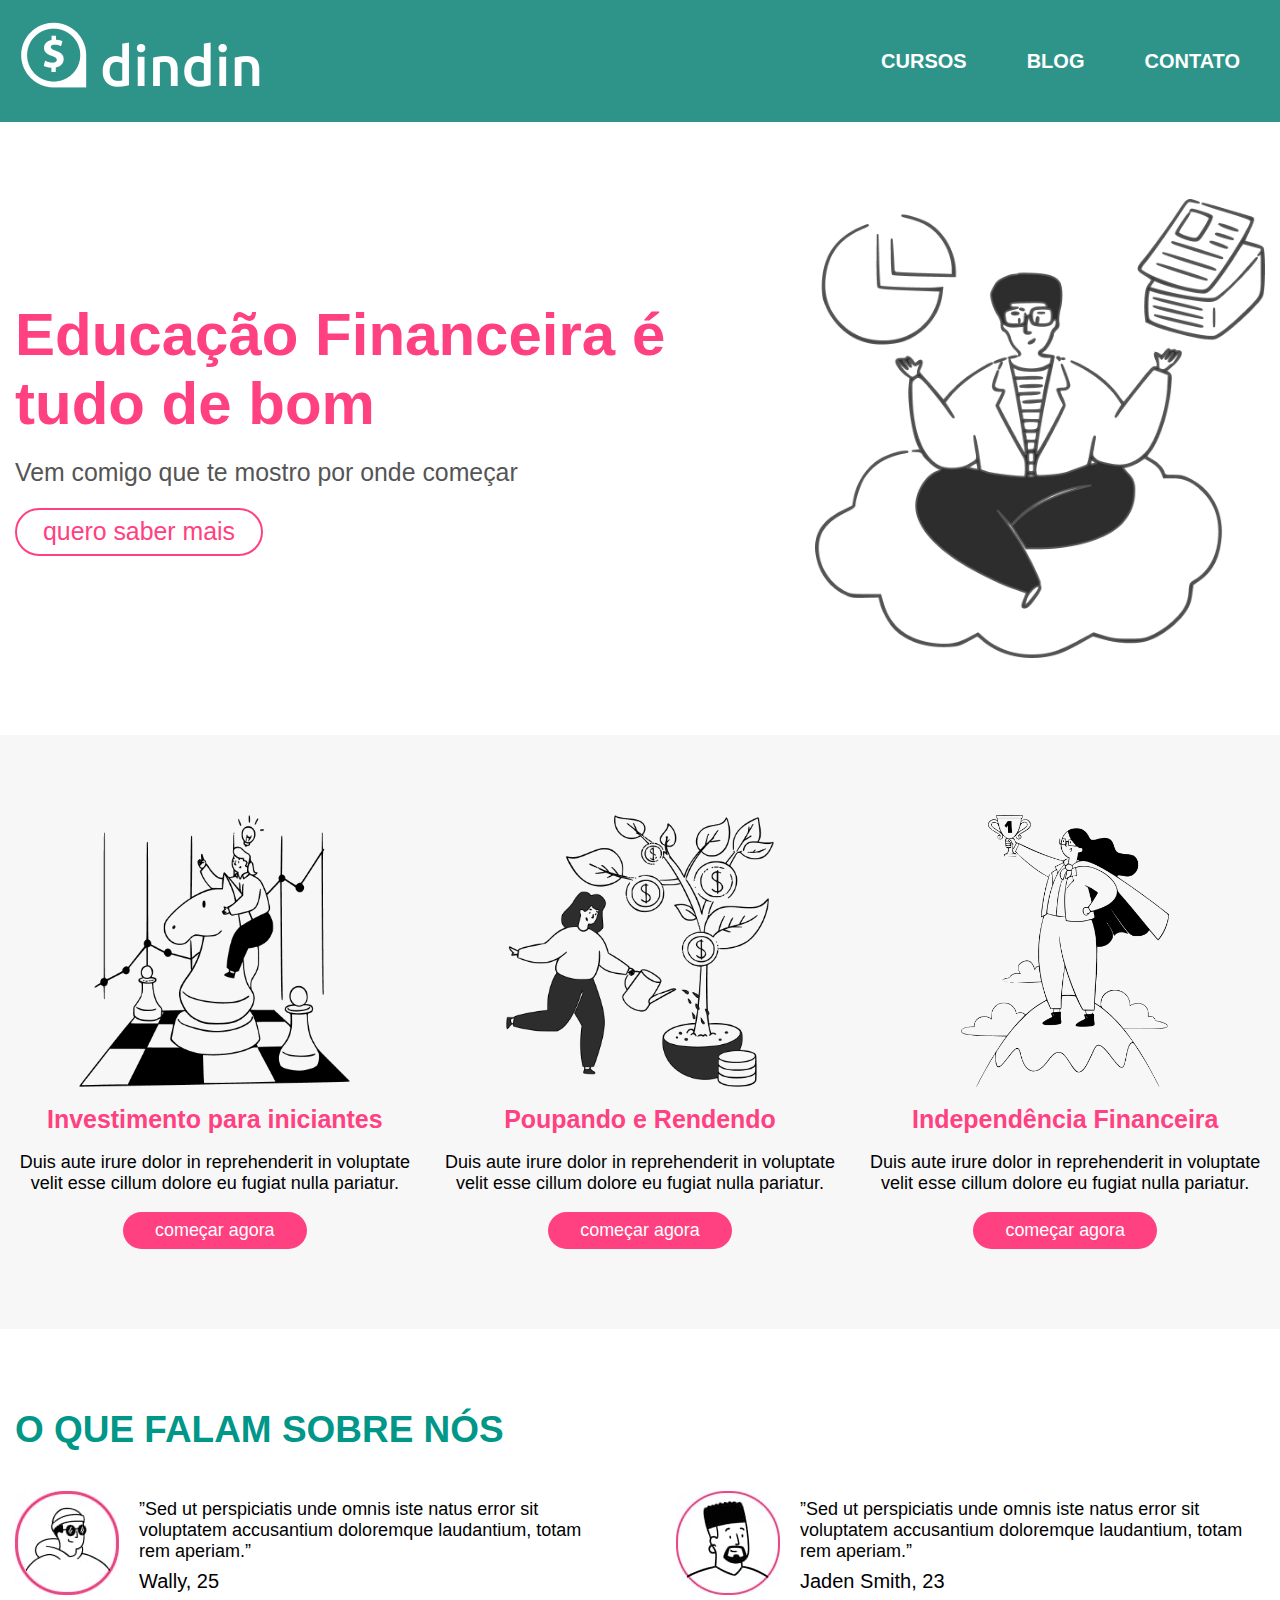
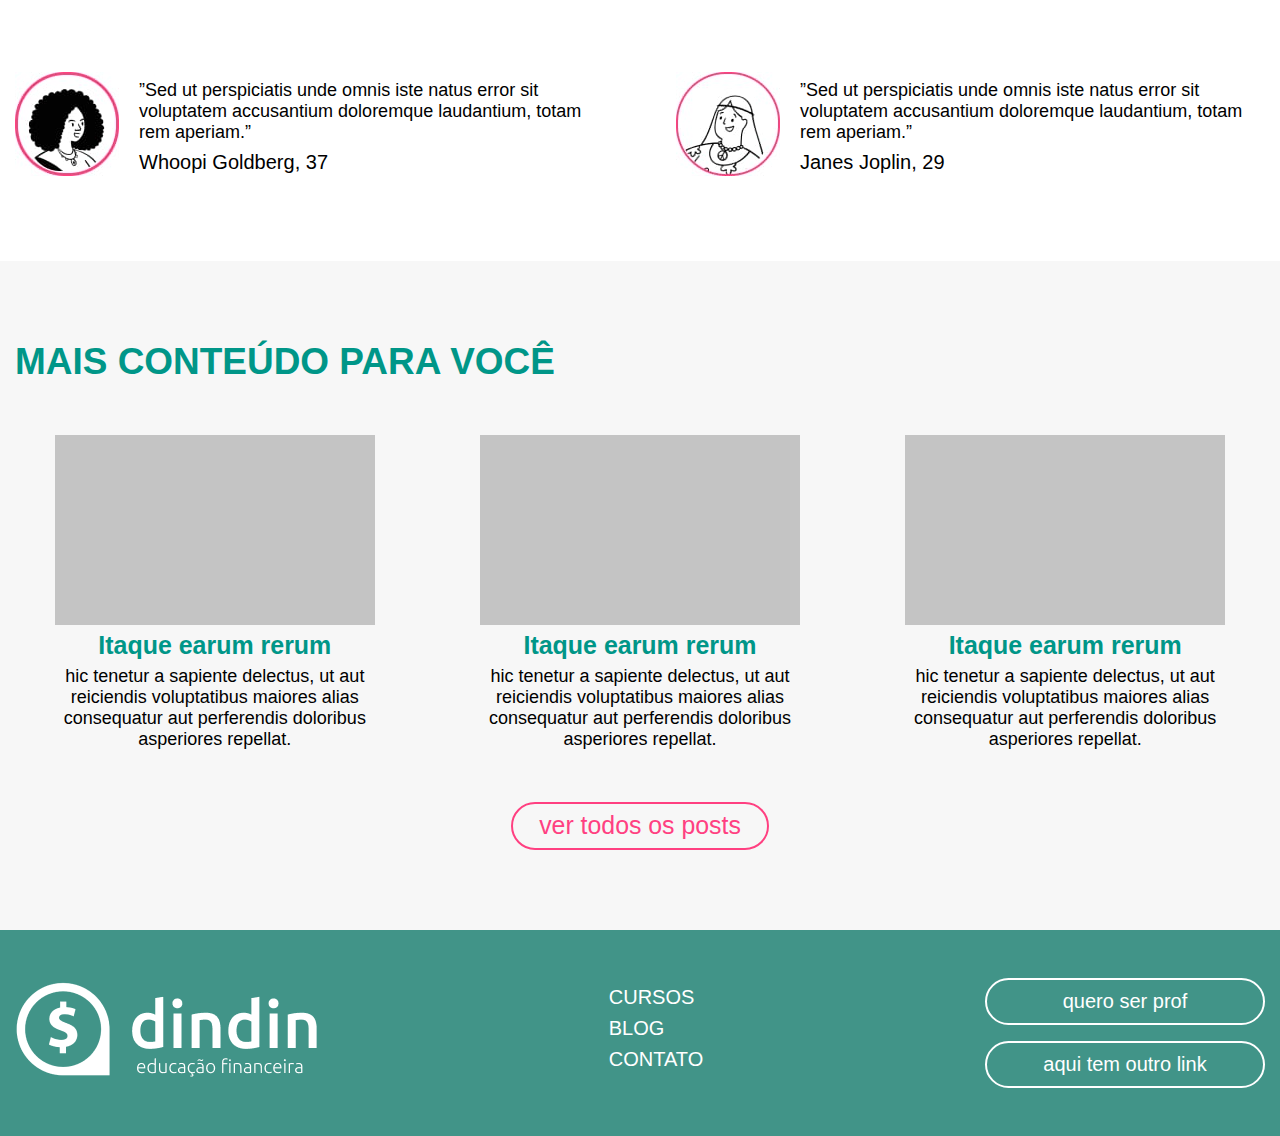
<file: index.html>
<!DOCTYPE html>
<html lang="en">
	<head>
		<meta charset="UTF-8" />
		<meta http-equiv="X-UA-Compatible" content="IE=edge" />
		<meta name="viewport" content="width=device-width, initial-scale=1.0" />
		<title>DinDin - Educação Financeira</title>
		<link rel="stylesheet" href="./css/style.css" />
		<link rel="stylesheet" href="./css/home.css" />
	</head>
	<body>
		<header>
			<nav class="navbar wrapper">
				<a href="index.html">
					<div class="logo"><img src="./images/logo.png" alt="Logo DinDin" /></div>
				</a>
				<ul class="nav-links">
					<input type="checkbox" id="checkbox_toggle" />
					<label for="checkbox_toggle" class="hamburger">&#9776;</label>
					<label for="checkbox_toggle" class="xIcon">&#10005;</label>

					<div class="menu">
						<li><a href="cursos.html">CURSOS</a></li>
						<li><a href="blog.html">BLOG</a></li>
						<li><a href="contato.html">CONTATO</a></li>
					</div>
				</ul>
			</nav>
		</header>
		<section class="mainBanner wrapper">
			<div class="textBanner">
				<h1>Educação Financeira é tudo de bom</h1>
				<p>Vem comigo que te mostro por onde começar</p>
				<a href="cursos.html">
					<div class="buttonBanner">quero saber mais</div>
				</a>
			</div>
			<img src="./images/01_ilustra-banner.jpg" alt="Cursos DinDin" />
		</section>

		<section class="homeCursos">
			<main class="cards wrapper">
				<div class="card">
					<img src="./images/00_chess.png" alt="Investimento para iniciantes" />
					<h4>Investimento para iniciantes</h4>
					<p>
						Duis aute irure dolor in reprehenderit in voluptate velit esse cillum dolore eu fugiat nulla
						pariatur.
					</p>
					<a href="investimento.html">
						<div class="buttonCards">começar agora</div>
					</a>
				</div>
				<div class="card">
					<img src="./images/00_moneyTree.png" alt="Poupando e Rendendo" />
					<h4>Poupando e Rendendo</h4>
					<p>
						Duis aute irure dolor in reprehenderit in voluptate velit esse cillum dolore eu fugiat nulla
						pariatur.
					</p>
					<a href="investimento.html">
						<div class="buttonCards">começar agora</div>
					</a>
				</div>
				<div class="card">
					<img src="./images/00_champion.png" alt="Independência Financeira" />
					<h4>Independência Financeira</h4>
					<p>
						Duis aute irure dolor in reprehenderit in voluptate velit esse cillum dolore eu fugiat nulla
						pariatur.
					</p>
					<a href="investimento.html">
						<div class="buttonCards">começar agora</div>
					</a>
				</div>
			</main>
		</section>

		<section class="wrapper aboutUs">
			<h2>O QUE FALAM SOBRE NÓS</h2>
			<div class="allCards">
				<div class="cardAboutUs">
					<div class="person"><img src="./images/01_circle1.jpg" alt="Wally, 25" /></div>
					<div class="textAboutUs">
						<p>
							”Sed ut perspiciatis unde omnis iste natus error sit voluptatem accusantium doloremque
							laudantium, totam rem aperiam.”
						</p>
						<h5 class="textPerson">Wally, 25</h5>
					</div>
				</div>
				<div class="cardAboutUs">
					<div class="person"><img src="./images/01_circle2.jpg" alt="Jaden Smith, 23" /></div>
					<div class="textAboutUs">
						<p>
							”Sed ut perspiciatis unde omnis iste natus error sit voluptatem accusantium doloremque
							laudantium, totam rem aperiam.”
						</p>
						<h5 class="textPerson">Jaden Smith, 23</h5>
					</div>
				</div>
				<div class="cardAboutUs">
					<div class="person"><img src="./images/01_circle3.jpg" alt="Whoopi Goldberg, 37" /></div>
					<div class="textAboutUs">
						<p>
							”Sed ut perspiciatis unde omnis iste natus error sit voluptatem accusantium doloremque
							laudantium, totam rem aperiam.”
						</p>
						<h5 class="textPerson">Whoopi Goldberg, 37</h5>
					</div>
				</div>
				<div class="cardAboutUs">
					<div class="person"><img src="./images/01_circle4.jpg" alt="Janes Joplin, 29" /></div>
					<div class="textAboutUs">
						<p>
							”Sed ut perspiciatis unde omnis iste natus error sit voluptatem accusantium doloremque
							laudantium, totam rem aperiam.”
						</p>
						<h5 class="textPerson">Janes Joplin, 29</h5>
					</div>
				</div>
			</div>
		</section>

		<section class="homeCursos">
			<h2 class="wrapper moreContent">MAIS CONTEÚDO PARA VOCÊ</h2>

			<div class="cards wrapper">
				<div class="content">
					<div class="image"></div>
					<h4>Itaque earum rerum</h4>
					<p>
						hic tenetur a sapiente delectus, ut aut reiciendis voluptatibus maiores alias consequatur aut
						perferendis doloribus asperiores repellat.
					</p>
				</div>
				<div class="content">
					<div class="image"></div>
					<h4>Itaque earum rerum</h4>
					<p>
						hic tenetur a sapiente delectus, ut aut reiciendis voluptatibus maiores alias consequatur aut
						perferendis doloribus asperiores repellat.
					</p>
				</div>
				<div class="content">
					<div class="image"></div>
					<h4>Itaque earum rerum</h4>
					<p>
						hic tenetur a sapiente delectus, ut aut reiciendis voluptatibus maiores alias consequatur aut
						perferendis doloribus asperiores repellat.
					</p>
				</div>
			</div>
			<div class="buttonAreaPost">
				<a href="blog.html">
					<div class="buttonPosts">ver todos os posts</div>
				</a>
			</div>
		</section>

		<footer>
			<div class="bottomBar wrapper">
				<div class="logo"><img src="./images/logov2.png" alt="Logo Educação Financeira" /></div>
				<div class="menuBottom">
					<ul>
						<li><a href="cursos.html">CURSOS</a></li>
						<li><a href="blog.html">BLOG</a></li>
						<li><a href="contato.html">CONTATO</a></li>
					</ul>
				</div>
				<div class="buttomSpace">
					<div class="buttonBottom">quero ser prof</div>
					<div class="buttonBottom">aqui tem outro link</div>
				</div>
			</div>
		</footer>
	</body>
</html>
</file>
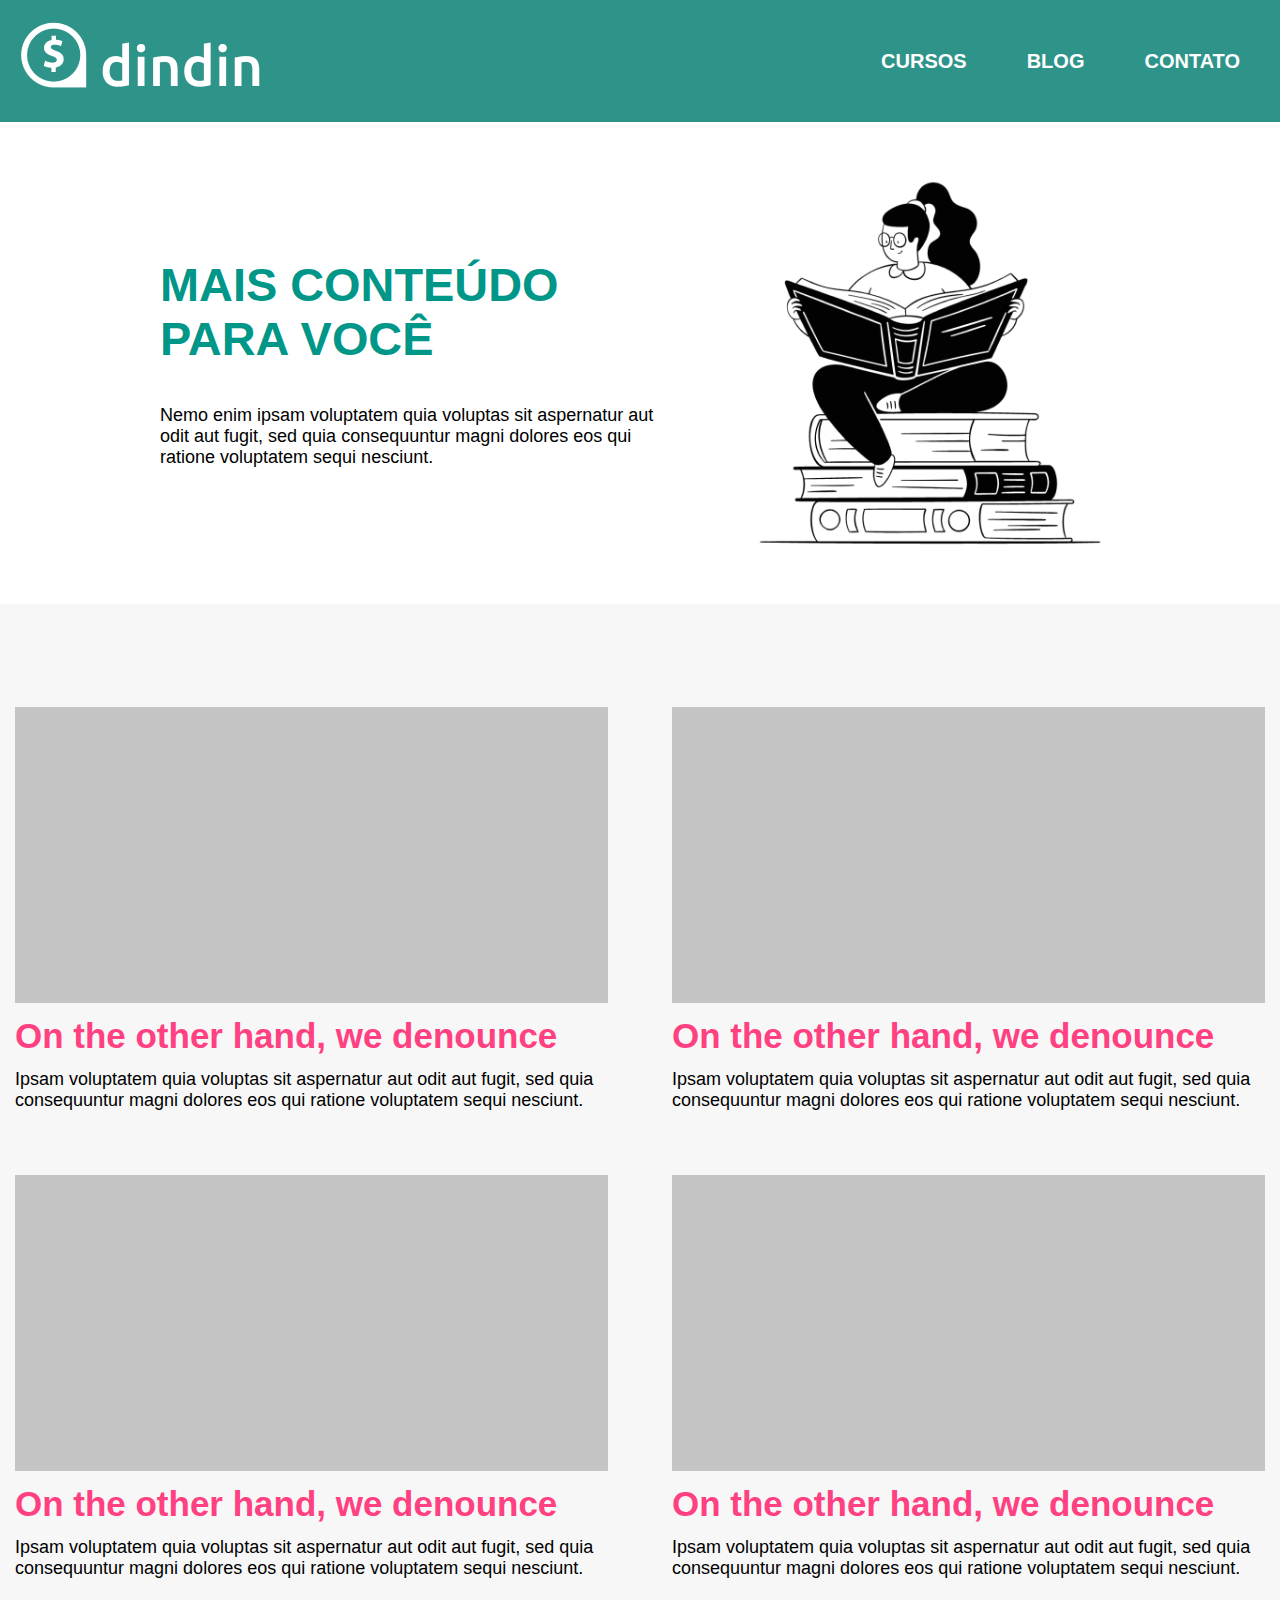
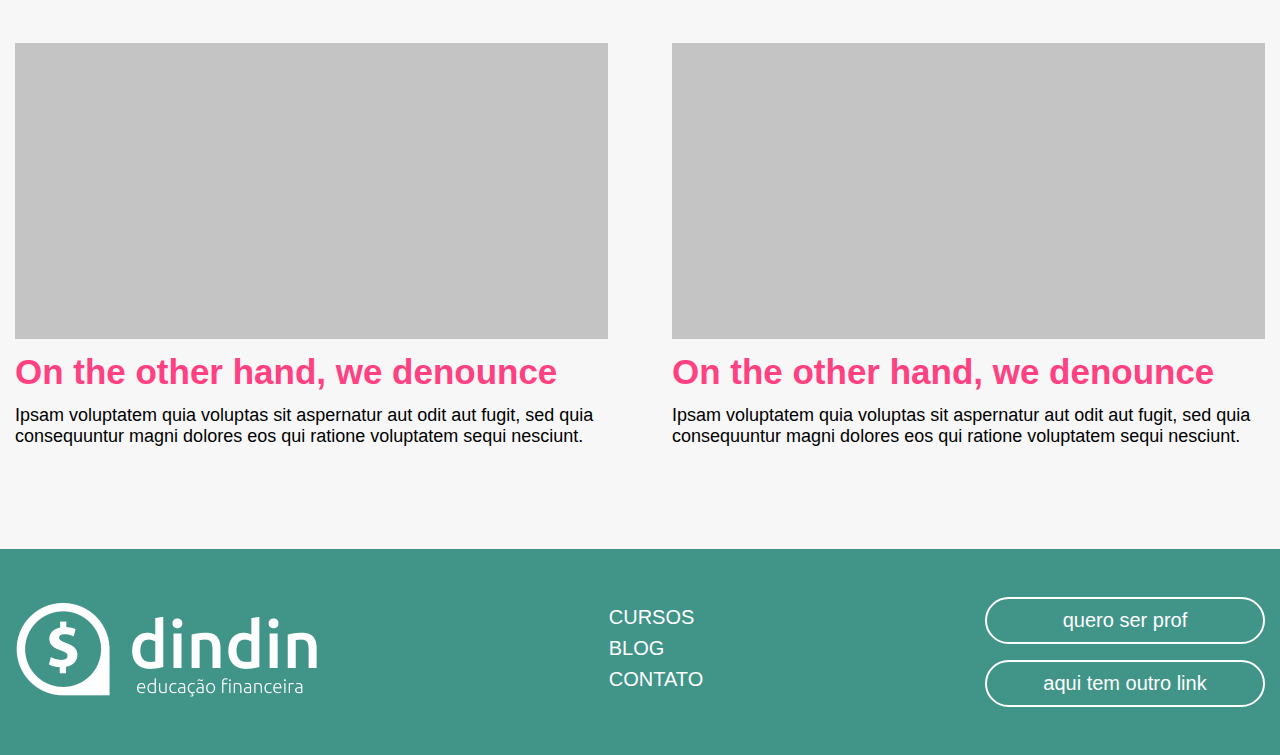
<file: blog.html>
<!DOCTYPE html>
<html lang="en">
	<head>
		<meta charset="UTF-8" />
		<meta http-equiv="X-UA-Compatible" content="IE=edge" />
		<meta name="viewport" content="width=device-width, initial-scale=1.0" />
		<title>Investimento para iniciantes - DinDin - Educação Financeira</title>
		<link rel="stylesheet" href="./css/style.css" />
		<link rel="stylesheet" href="./css/curso.css" />
	</head>
	<body>
		<header>
			<nav class="navbar wrapper">
				<a href="index.html">
					<div class="logo"><img src="./images/logo.png" alt="Logo DinDin" /></div>
				</a>
				<ul class="nav-links">
					<input type="checkbox" id="checkbox_toggle" />
					<label for="checkbox_toggle" class="hamburger">&#9776;</label>
					<label for="checkbox_toggle" class="xIcon">&#10005;</label>

					<div class="menu">
						<li><a href="cursos.html">CURSOS</a></li>
						<li><a href="blog.html">BLOG</a></li>
						<li><a href="contato.html">CONTATO</a></li>
					</div>
				</ul>
			</nav>
		</header>

		<section class="wrapper">
			<div class="lineCursos blog">
				<div class="lineTextCursos">
					<h1 class="blogPageTitle">MAIS CONTEÚDO PARA VOCÊ</h1>
					<p>
						Nemo enim ipsam voluptatem quia voluptas sit aspernatur aut odit aut fugit, sed quia
						consequuntur magni dolores eos qui ratione voluptatem sequi nesciunt.
					</p>
				</div>
				<img src="./images/03_blog.jpeg" alt="Investimento para iniciantes" />
			</div>
		</section>

		<section class="grey">
			<div class="blogList wrapper">
				<a href="blogpost.html">
					<article class="blogArticles">
						<img src="./images/blogPost.jpeg" alt="Blog Image" />
						<h3 class="blogTitle">On the other hand, we denounce</h3>
						<p class="blogText">
							Ipsam voluptatem quia voluptas sit aspernatur aut odit aut fugit, sed quia consequuntur
							magni dolores eos qui ratione voluptatem sequi nesciunt.
						</p>
					</article>
				</a>

				<a href="blogpost.html">
					<article class="blogArticles">
						<img src="./images/blogPost.jpeg" alt="Blog Image" />
						<h3 class="blogTitle">On the other hand, we denounce</h3>
						<p class="blogText">
							Ipsam voluptatem quia voluptas sit aspernatur aut odit aut fugit, sed quia consequuntur
							magni dolores eos qui ratione voluptatem sequi nesciunt.
						</p>
					</article>
				</a>

				<a href="blogpost.html">
					<article class="blogArticles">
						<img src="./images/blogPost.jpeg" alt="Blog Image" />
						<h3 class="blogTitle">On the other hand, we denounce</h3>
						<p class="blogText">
							Ipsam voluptatem quia voluptas sit aspernatur aut odit aut fugit, sed quia consequuntur
							magni dolores eos qui ratione voluptatem sequi nesciunt.
						</p>
					</article>
				</a>

				<a href="blogpost.html">
					<article class="blogArticles">
						<img src="./images/blogPost.jpeg" alt="Blog Image" />
						<h3 class="blogTitle">On the other hand, we denounce</h3>
						<p class="blogText">
							Ipsam voluptatem quia voluptas sit aspernatur aut odit aut fugit, sed quia consequuntur
							magni dolores eos qui ratione voluptatem sequi nesciunt.
						</p>
					</article>
				</a>
				<a href="blogpost.html">
					<article class="blogArticles">
						<img src="./images/blogPost.jpeg" alt="Blog Image" />
						<h3 class="blogTitle">On the other hand, we denounce</h3>
						<p class="blogText">
							Ipsam voluptatem quia voluptas sit aspernatur aut odit aut fugit, sed quia consequuntur
							magni dolores eos qui ratione voluptatem sequi nesciunt.
						</p>
					</article>
				</a>

				<a href="blogpost.html">
					<article class="blogArticles">
						<img src="./images/blogPost.jpeg" alt="Blog Image" />
						<h3 class="blogTitle">On the other hand, we denounce</h3>
						<p class="blogText">
							Ipsam voluptatem quia voluptas sit aspernatur aut odit aut fugit, sed quia consequuntur
							magni dolores eos qui ratione voluptatem sequi nesciunt.
						</p>
					</article>
				</a>
			</div>
		</section>

		<footer>
			<div class="bottomBar wrapper">
				<div class="logo"><img src="./images/logov2.png" alt="Logo Educação Financeira" /></div>
				<div class="menuBottom">
					<ul>
						<li><a href="cursos.html">CURSOS</a></li>
						<li><a href="blog.html">BLOG</a></li>
						<li><a href="contato.html">CONTATO</a></li>
					</ul>
				</div>
				<div class="buttomSpace">
					<div class="buttonBottom">quero ser prof</div>
					<div class="buttonBottom">aqui tem outro link</div>
				</div>
			</div>
		</footer>
	</body>
</html>
</file>
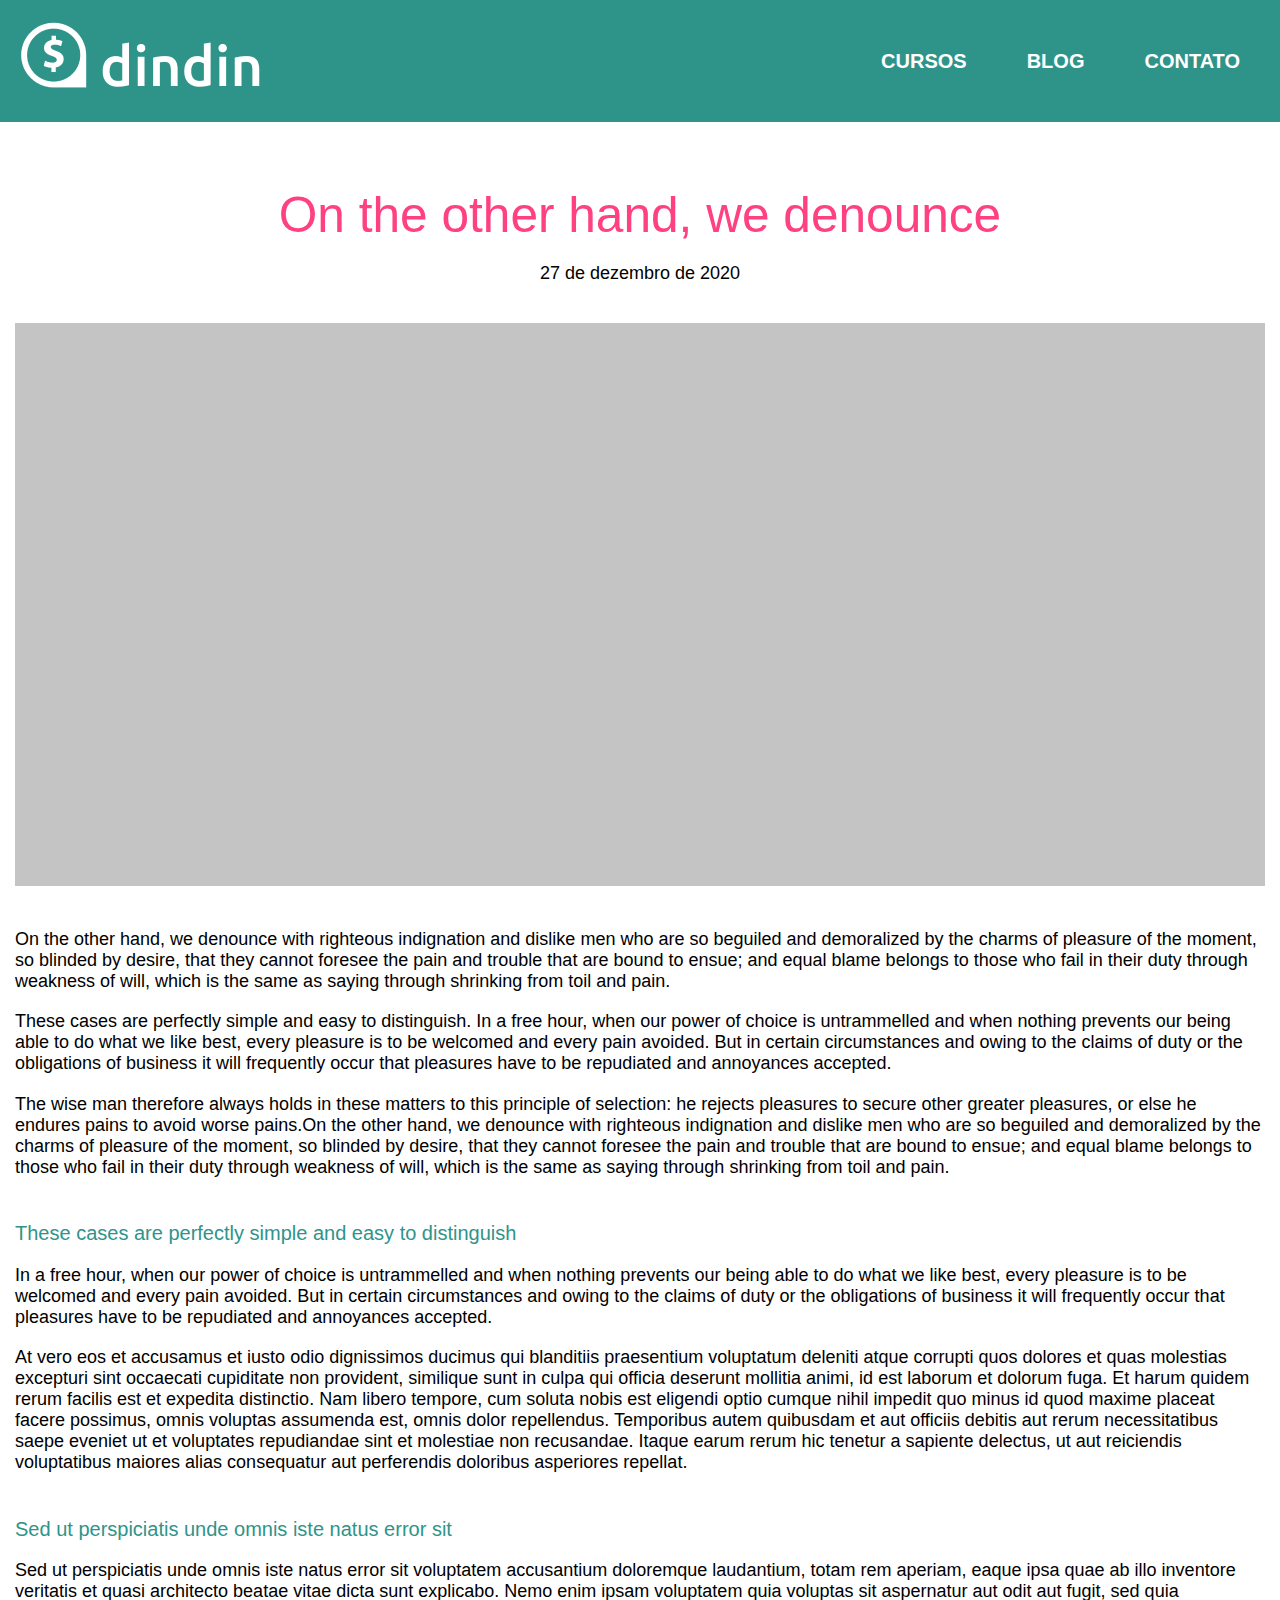
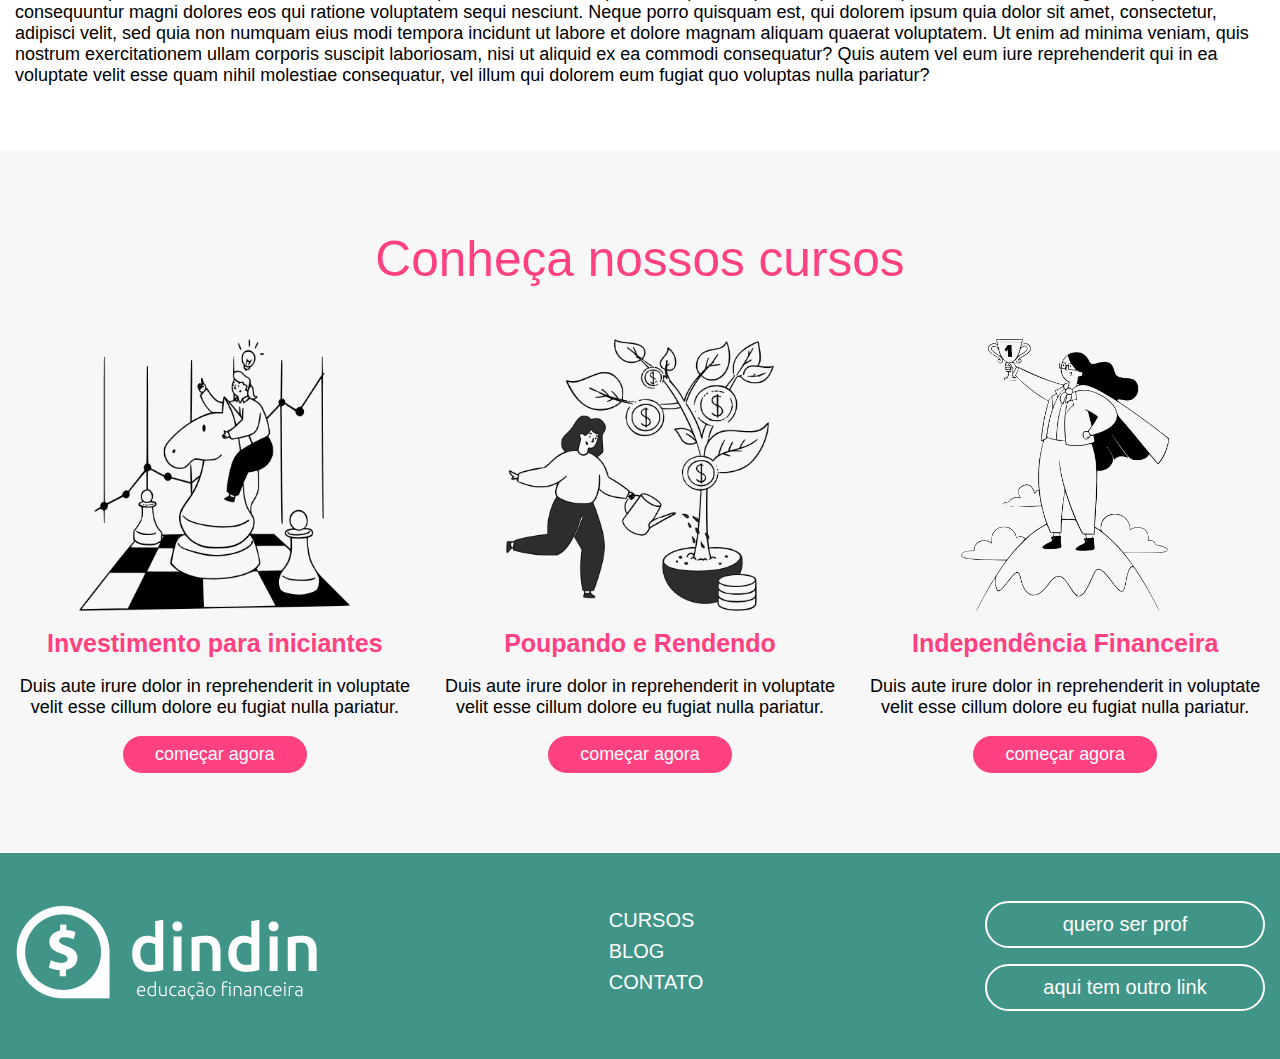
<file: blogpost.html>
<!DOCTYPE html>
<html lang="en">
	<head>
		<meta charset="UTF-8" />
		<meta http-equiv="X-UA-Compatible" content="IE=edge" />
		<meta name="viewport" content="width=device-width, initial-scale=1.0" />
		<title>DinDin - Educação Financeira</title>
		<link rel="stylesheet" href="./css/style.css" />
		<link rel="stylesheet" href="./css/home.css" />
	</head>
	<body>
		<header>
			<nav class="navbar wrapper">
				<a href="index.html">
					<div class="logo"><img src="./images/logo.png" alt="Logo DinDin" /></div>
				</a>
				<ul class="nav-links">
					<input type="checkbox" id="checkbox_toggle" />
					<label for="checkbox_toggle" class="hamburger">&#9776;</label>
					<label for="checkbox_toggle" class="xIcon">&#10005;</label>

					<div class="menu">
						<li><a href="cursos.html">CURSOS</a></li>
						<li><a href="blog.html">BLOG</a></li>
						<li><a href="contato.html">CONTATO</a></li>
					</div>
				</ul>
			</nav>
		</header>
		<section class="blogArticlePost wrapper">
			<h1 class="blogPostTitle1">On the other hand, we denounce</h1>
			<p class="blogDate">27 de dezembro de 2020</p>
			<div class="imageBlog"><img src="./images/blogImage.jpeg" alt="Blog Image" /></div>

			<p>
				On the other hand, we denounce with righteous indignation and dislike men who are so beguiled and
				demoralized by the charms of pleasure of the moment, so blinded by desire, that they cannot foresee the
				pain and trouble that are bound to ensue; and equal blame belongs to those who fail in their duty
				through weakness of will, which is the same as saying through shrinking from toil and pain.
			</p>
			<p>
				These cases are perfectly simple and easy to distinguish. In a free hour, when our power of choice is
				untrammelled and when nothing prevents our being able to do what we like best, every pleasure is to be
				welcomed and every pain avoided. But in certain circumstances and owing to the claims of duty or the
				obligations of business it will frequently occur that pleasures have to be repudiated and annoyances
				accepted.
			</p>
			<p>
				The wise man therefore always holds in these matters to this principle of selection: he rejects
				pleasures to secure other greater pleasures, or else he endures pains to avoid worse pains.On the other
				hand, we denounce with righteous indignation and dislike men who are so beguiled and demoralized by the
				charms of pleasure of the moment, so blinded by desire, that they cannot foresee the pain and trouble
				that are bound to ensue; and equal blame belongs to those who fail in their duty through weakness of
				will, which is the same as saying through shrinking from toil and pain.
			</p>

			<h5>These cases are perfectly simple and easy to distinguish</h5>
			<p>
				In a free hour, when our power of choice is untrammelled and when nothing prevents our being able to do
				what we like best, every pleasure is to be welcomed and every pain avoided. But in certain circumstances
				and owing to the claims of duty or the obligations of business it will frequently occur that pleasures
				have to be repudiated and annoyances accepted.
			</p>
			<p>
				At vero eos et accusamus et iusto odio dignissimos ducimus qui blanditiis praesentium voluptatum
				deleniti atque corrupti quos dolores et quas molestias excepturi sint occaecati cupiditate non
				provident, similique sunt in culpa qui officia deserunt mollitia animi, id est laborum et dolorum fuga.
				Et harum quidem rerum facilis est et expedita distinctio. Nam libero tempore, cum soluta nobis est
				eligendi optio cumque nihil impedit quo minus id quod maxime placeat facere possimus, omnis voluptas
				assumenda est, omnis dolor repellendus. Temporibus autem quibusdam et aut officiis debitis aut rerum
				necessitatibus saepe eveniet ut et voluptates repudiandae sint et molestiae non recusandae. Itaque earum
				rerum hic tenetur a sapiente delectus, ut aut reiciendis voluptatibus maiores alias consequatur aut
				perferendis doloribus asperiores repellat.
			</p>

			<h5>Sed ut perspiciatis unde omnis iste natus error sit</h5>
			<p>
				Sed ut perspiciatis unde omnis iste natus error sit voluptatem accusantium doloremque laudantium, totam
				rem aperiam, eaque ipsa quae ab illo inventore veritatis et quasi architecto beatae vitae dicta sunt
				explicabo. Nemo enim ipsam voluptatem quia voluptas sit aspernatur aut odit aut fugit, sed quia
				consequuntur magni dolores eos qui ratione voluptatem sequi nesciunt. Neque porro quisquam est, qui
				dolorem ipsum quia dolor sit amet, consectetur, adipisci velit, sed quia non numquam eius modi tempora
				incidunt ut labore et dolore magnam aliquam quaerat voluptatem. Ut enim ad minima veniam, quis nostrum
				exercitationem ullam corporis suscipit laboriosam, nisi ut aliquid ex ea commodi consequatur? Quis autem
				vel eum iure reprehenderit qui in ea voluptate velit esse quam nihil molestiae consequatur, vel illum
				qui dolorem eum fugiat quo voluptas nulla pariatur?
			</p>
		</section>

		<section class="homeCursos">
			<h3 class="blogPostTitle">Conheça nossos cursos</h3>
			<main class="cards wrapper">
				<div class="card">
					<img src="./images/00_chess.png" alt="Investimento para iniciantes" />
					<h4>Investimento para iniciantes</h4>
					<p>
						Duis aute irure dolor in reprehenderit in voluptate velit esse cillum dolore eu fugiat nulla
						pariatur.
					</p>
					<a href="investimento.html">
						<div class="buttonCards">começar agora</div>
					</a>
				</div>
				<div class="card">
					<img src="./images/00_moneyTree.png" alt="Poupando e Rendendo" />
					<h4>Poupando e Rendendo</h4>
					<p>
						Duis aute irure dolor in reprehenderit in voluptate velit esse cillum dolore eu fugiat nulla
						pariatur.
					</p>
					<a href="investimento.html">
						<div class="buttonCards">começar agora</div>
					</a>
				</div>
				<div class="card">
					<img src="./images/00_champion.png" alt="Independência Financeira" />
					<h4>Independência Financeira</h4>
					<p>
						Duis aute irure dolor in reprehenderit in voluptate velit esse cillum dolore eu fugiat nulla
						pariatur.
					</p>
					<a href="investimento.html">
						<div class="buttonCards">começar agora</div>
					</a>
				</div>
			</main>
		</section>

		<footer>
			<div class="bottomBar wrapper">
				<div class="logo"><img src="./images/logov2.png" alt="Logo Educação Financeira" /></div>
				<div class="menuBottom">
					<ul>
						<li><a href="cursos.html">CURSOS</a></li>
						<li><a href="blog.html">BLOG</a></li>
						<li><a href="contato.html">CONTATO</a></li>
					</ul>
				</div>
				<div class="buttomSpace">
					<div class="buttonBottom">quero ser prof</div>
					<div class="buttonBottom">aqui tem outro link</div>
				</div>
			</div>
		</footer>
	</body>
</html>
</file>
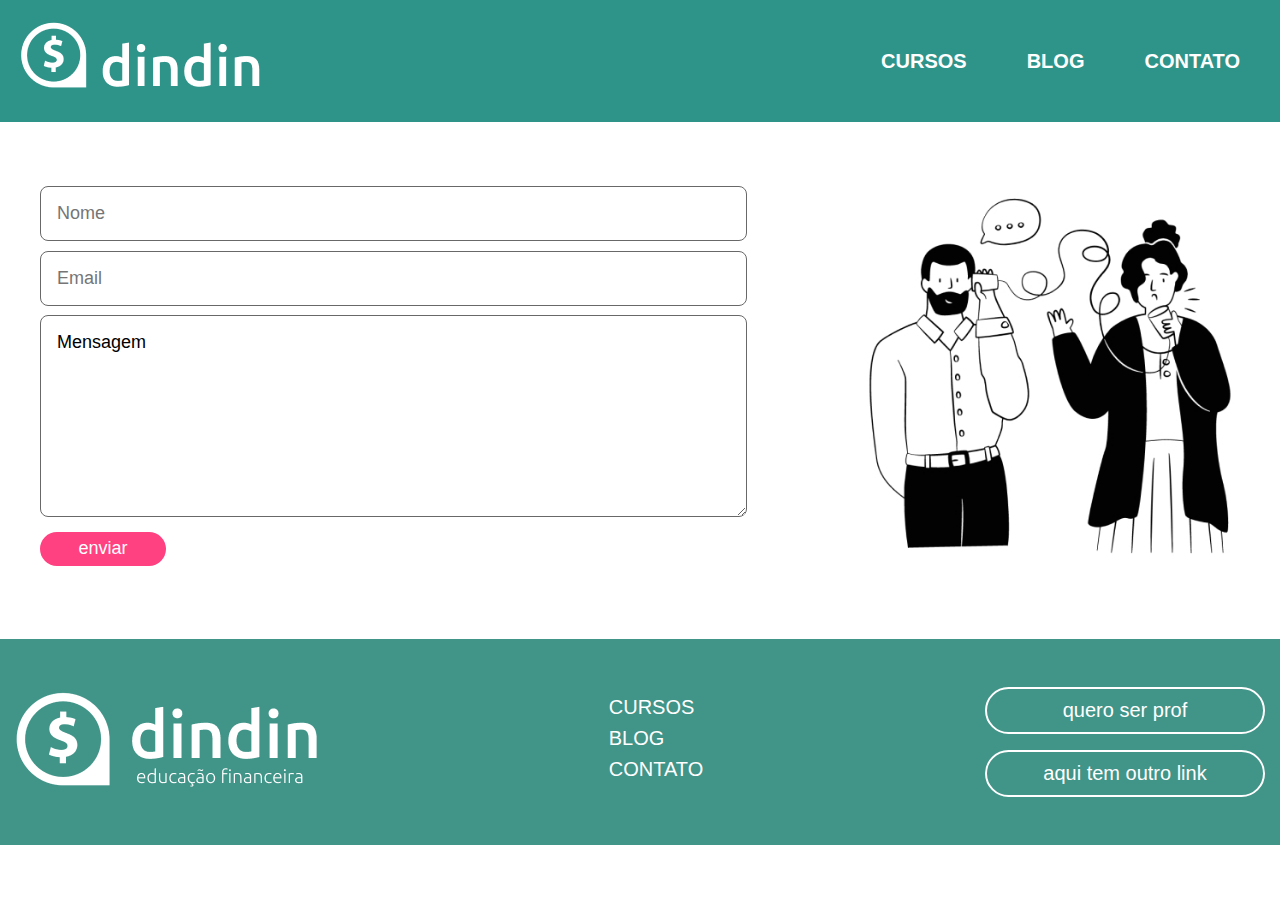
<file: contato.html>
<!DOCTYPE html>
<html lang="en">
	<head>
		<meta charset="UTF-8" />
		<meta http-equiv="X-UA-Compatible" content="IE=edge" />
		<meta name="viewport" content="width=device-width, initial-scale=1.0" />
		<title>Contato - DinDin - Educação Financeira</title>
		<link rel="stylesheet" href="./css/style.css" />
		<link rel="stylesheet" href="./css/curso.css" />
	</head>
	<body>
		<header>
			<nav class="navbar wrapper">
				<a href="index.html">
					<div class="logo"><img src="./images/logo.png" alt="Logo DinDin" /></div>
				</a>
				<ul class="nav-links">
					<input type="checkbox" id="checkbox_toggle" />
					<label for="checkbox_toggle" class="hamburger">&#9776;</label>
					<label for="checkbox_toggle" class="xIcon">&#10005;</label>

					<div class="menu">
						<li><a href="cursos.html">CURSOS</a></li>
						<li><a href="blog.html">BLOG</a></li>
						<li><a href="contato.html">CONTATO</a></li>
					</div>
				</ul>
			</nav>
		</header>

		<section class="wrapper">
			<div class="lineCursos cursoExplanation">
				<div>
					<form action="#" method="post">
						<input type="text" placeholder="Nome" name="Nome" />
						<input type="email" name="" id="email" placeholder="Email" />
						<textarea name="message" rows="8" form="usrform">Mensagem</textarea>
						<input type="submit" value="enviar" id="enviar" />
					</form>
				</div>
				<img src="./images/02_contact.jpeg" alt="Contato" />
			</div>
		</section>

		<footer>
			<div class="bottomBar wrapper">
				<div class="logo"><img src="./images/logov2.png" alt="Logo Educação Financeira" /></div>
				<div class="menuBottom">
					<ul>
						<li><a href="cursos.html">CURSOS</a></li>
						<li><a href="blog.html">BLOG</a></li>
						<li><a href="contato.html">CONTATO</a></li>
					</ul>
				</div>
				<div class="buttomSpace">
					<div class="buttonBottom">quero ser prof</div>
					<div class="buttonBottom">aqui tem outro link</div>
				</div>
			</div>
		</footer>
	</body>
</html>
</file>
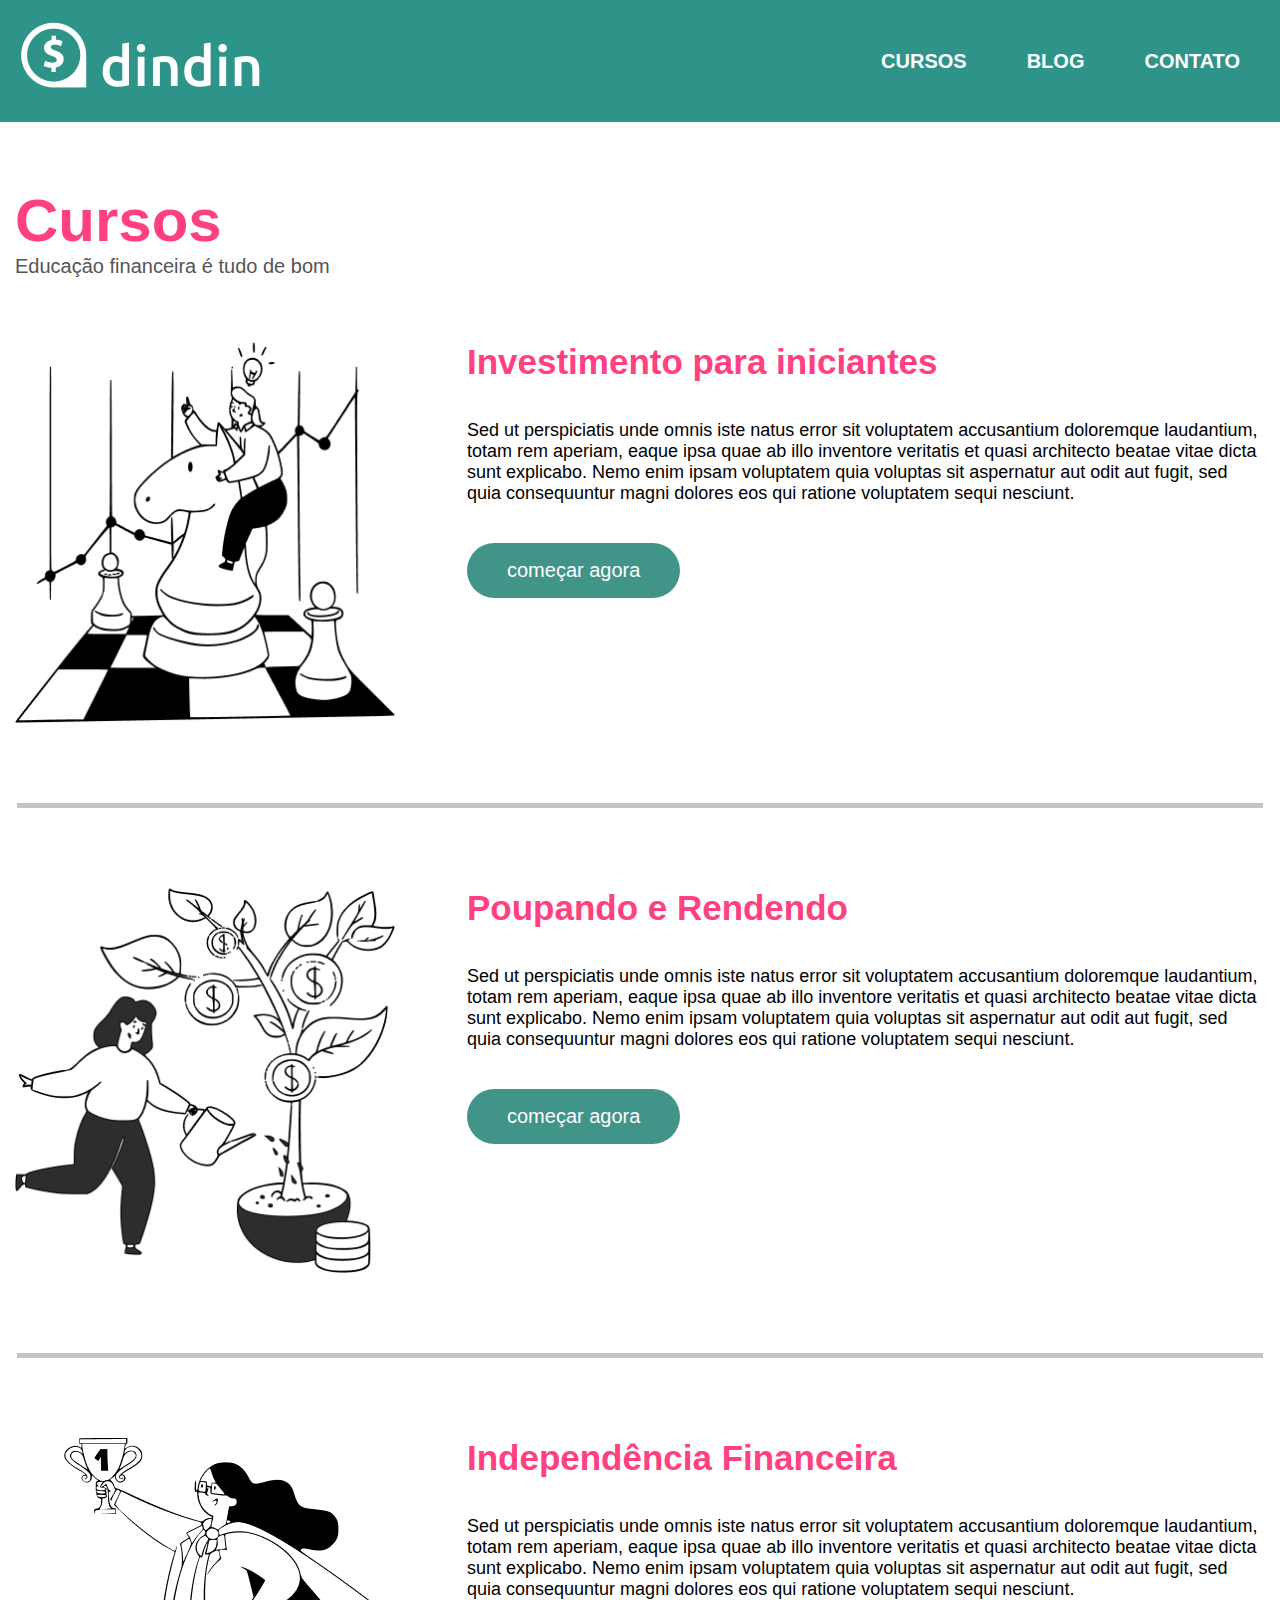
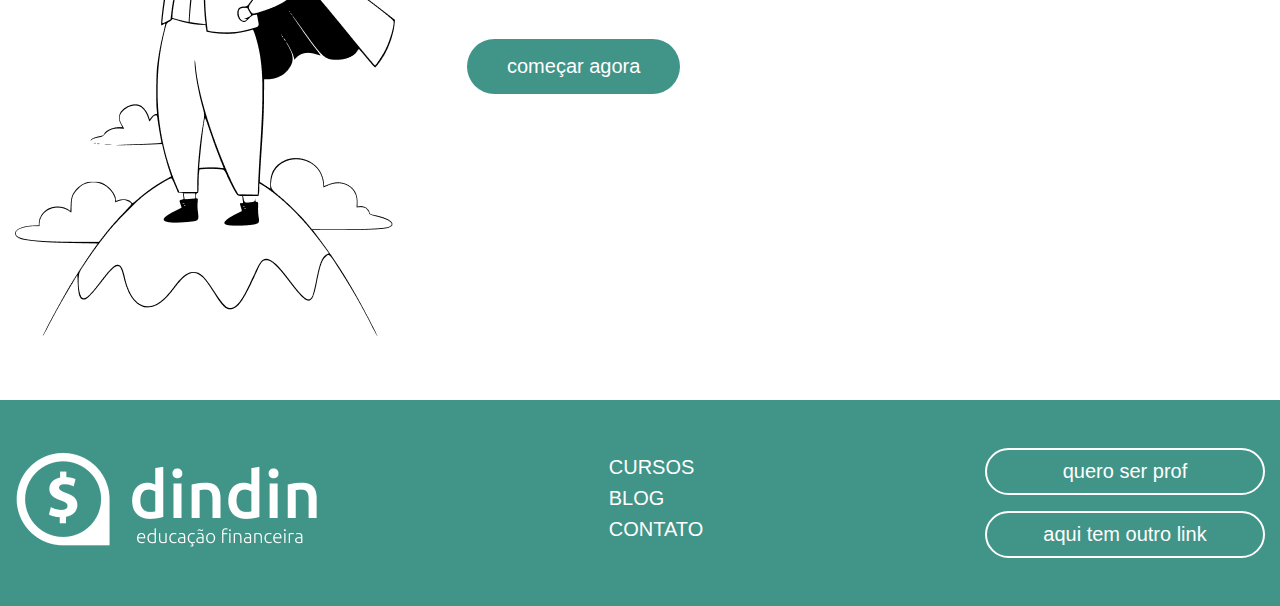
<file: cursos.html>
<!DOCTYPE html>
<html lang="en">
	<head>
		<meta charset="UTF-8" />
		<meta http-equiv="X-UA-Compatible" content="IE=edge" />
		<meta name="viewport" content="width=device-width, initial-scale=1.0" />
		<title>CURSOS - DinDin - Educação Financeira</title>
		<link rel="stylesheet" href="./css/style.css" />
		<link rel="stylesheet" href="./css/curso.css" />
	</head>
	<body>
		<header>
			<nav class="navbar wrapper">
				<a href="index.html">
					<div class="logo"><img src="./images/logo.png" alt="Logo DinDin" /></div>
				</a>
				<ul class="nav-links">
					<input type="checkbox" id="checkbox_toggle" />
					<label for="checkbox_toggle" class="hamburger">&#9776;</label>
					<label for="checkbox_toggle" class="xIcon">&#10005;</label>

					<div class="menu">
						<li><a href="cursos.html">CURSOS</a></li>
						<li><a href="blog.html">BLOG</a></li>
						<li><a href="contato.html">CONTATO</a></li>
					</div>
				</ul>
			</nav>
		</header>

		<section class="titleCursos wrapper">
			<h1>Cursos</h1>
			<h5 class="subheadline">Educação financeira é tudo de bom</h5>
		</section>

		<section class="wrapper">
			<article class="lineCursos">
				<img src="./images/00_chess.png" alt="Investimento para iniciantes" />
				<div class="lineTextCursos">
					<h3>Investimento para iniciantes</h3>
					<p>
						Sed ut perspiciatis unde omnis iste natus error sit voluptatem accusantium doloremque
						laudantium, totam rem aperiam, eaque ipsa quae ab illo inventore veritatis et quasi architecto
						beatae vitae dicta sunt explicabo. Nemo enim ipsam voluptatem quia voluptas sit aspernatur aut
						odit aut fugit, sed quia consequuntur magni dolores eos qui ratione voluptatem sequi nesciunt.
					</p>
					<a href="investimento.html">
						<div class="lineButtomCursos"><h5>começar agora</h5></div>
					</a>
				</div>
			</article>
		</section>
		<div class="line wrapper"></div>

		<section class="wrapper">
			<article class="lineCursos">
				<img src="./images/00_moneyTree.png" alt="Poupando e Rendendo" />
				<div class="lineTextCursos">
					<h3>Poupando e Rendendo</h3>
					<p>
						Sed ut perspiciatis unde omnis iste natus error sit voluptatem accusantium doloremque
						laudantium, totam rem aperiam, eaque ipsa quae ab illo inventore veritatis et quasi architecto
						beatae vitae dicta sunt explicabo. Nemo enim ipsam voluptatem quia voluptas sit aspernatur aut
						odit aut fugit, sed quia consequuntur magni dolores eos qui ratione voluptatem sequi nesciunt.
					</p>
					<div class="lineButtomCursos"><h5>começar agora</h5></div>
				</div>
			</article>
		</section>
		<div class="line wrapper"></div>

		<section class="wrapper lastSection">
			<article class="lineCursos">
				<img src="./images/00_champion.png" alt="Independência Financeira" />
				<div class="lineTextCursos">
					<h3>Independência Financeira</h3>
					<p>
						Sed ut perspiciatis unde omnis iste natus error sit voluptatem accusantium doloremque
						laudantium, totam rem aperiam, eaque ipsa quae ab illo inventore veritatis et quasi architecto
						beatae vitae dicta sunt explicabo. Nemo enim ipsam voluptatem quia voluptas sit aspernatur aut
						odit aut fugit, sed quia consequuntur magni dolores eos qui ratione voluptatem sequi nesciunt.
					</p>
					<div class="lineButtomCursos"><h5>começar agora</h5></div>
				</div>
			</article>
		</section>

		<footer>
			<div class="bottomBar wrapper">
				<div class="logo"><img src="./images/logov2.png" alt="Logo Educação Financeira" /></div>
				<div class="menuBottom">
					<ul>
						<li><a href="cursos.html">CURSOS</a></li>
						<li><a href="blog.html">BLOG</a></li>
						<li><a href="contato.html">CONTATO</a></li>
					</ul>
				</div>
				<div class="buttomSpace">
					<div class="buttonBottom">quero ser prof</div>
					<div class="buttonBottom">aqui tem outro link</div>
				</div>
			</div>
		</footer>
	</body>
</html>
</file>
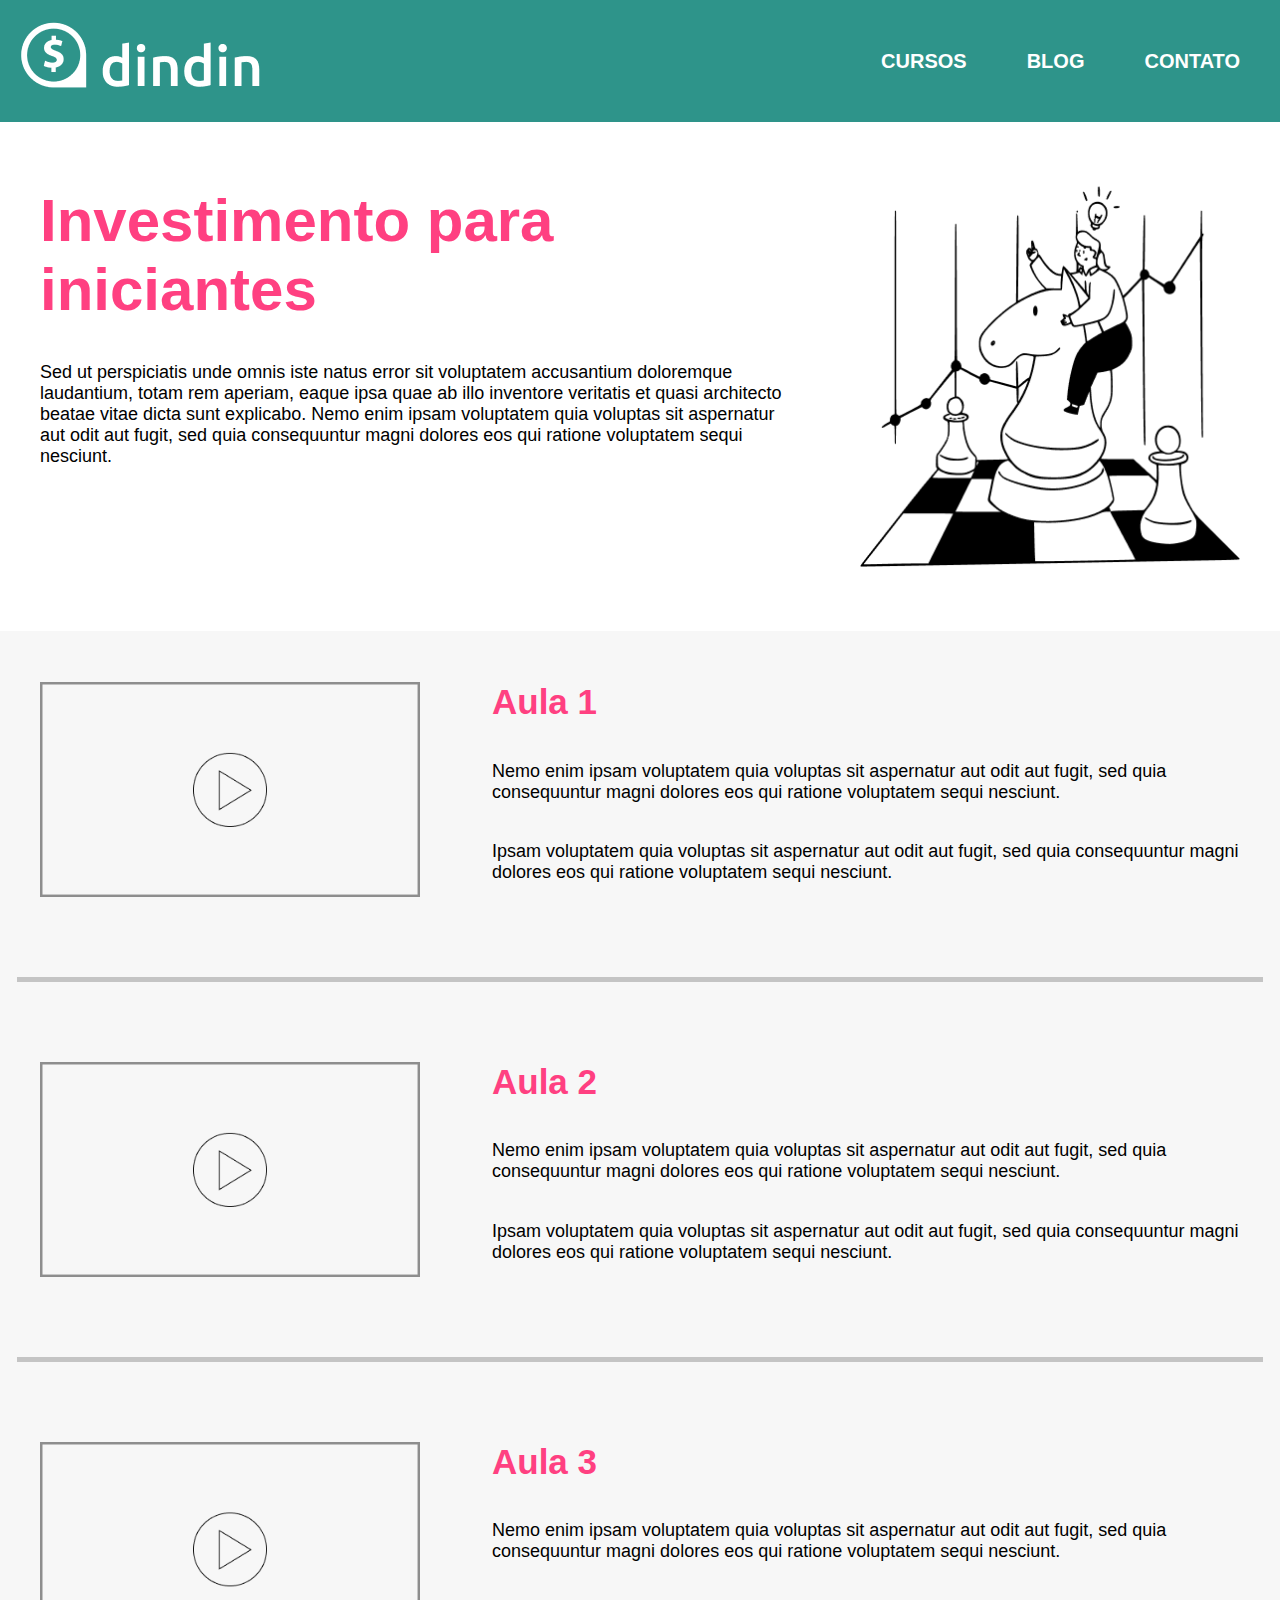
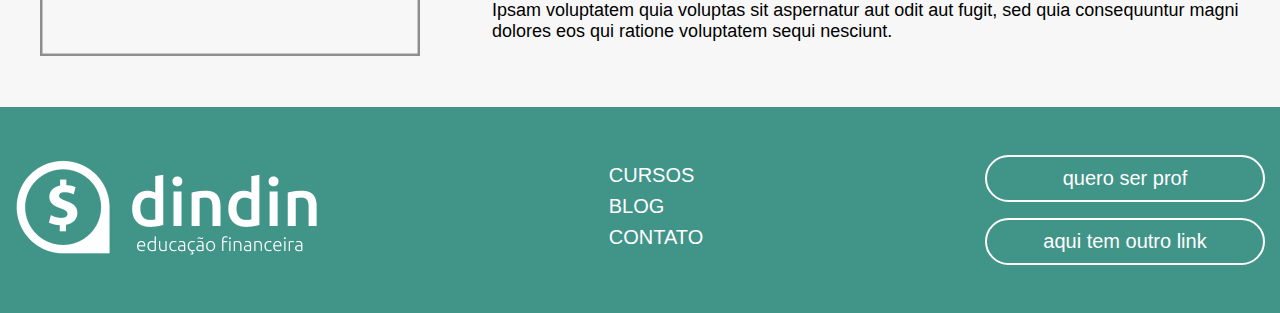
<file: investimento.html>
<!DOCTYPE html>
<html lang="en">
	<head>
		<meta charset="UTF-8" />
		<meta http-equiv="X-UA-Compatible" content="IE=edge" />
		<meta name="viewport" content="width=device-width, initial-scale=1.0" />
		<title>Investimento para iniciantes - DinDin - Educação Financeira</title>
		<link rel="stylesheet" href="./css/style.css" />
		<link rel="stylesheet" href="./css/curso.css" />
	</head>
	<body>
		<header>
			<nav class="navbar wrapper">
				<a href="index.html">
					<div class="logo"><img src="./images/logo.png" alt="Logo DinDin" /></div>
				</a>
				<ul class="nav-links">
					<input type="checkbox" id="checkbox_toggle" />
					<label for="checkbox_toggle" class="hamburger">&#9776;</label>
					<label for="checkbox_toggle" class="xIcon">&#10005;</label>

					<div class="menu">
						<li><a href="cursos.html">CURSOS</a></li>
						<li><a href="blog.html">BLOG</a></li>
						<li><a href="contato.html">CONTATO</a></li>
					</div>
				</ul>
			</nav>
		</header>

		<section class="wrapper">
			<div class="lineCursos cursoExplanation">
				<div class="lineTextCursos">
					<h1>Investimento para iniciantes</h1>
					<p>
						Sed ut perspiciatis unde omnis iste natus error sit voluptatem accusantium doloremque
						laudantium, totam rem aperiam, eaque ipsa quae ab illo inventore veritatis et quasi architecto
						beatae vitae dicta sunt explicabo. Nemo enim ipsam voluptatem quia voluptas sit aspernatur aut
						odit aut fugit, sed quia consequuntur magni dolores eos qui ratione voluptatem sequi nesciunt.
					</p>
				</div>
				<img src="./images/00_chess.png" alt="Investimento para iniciantes" />
			</div>
		</section>

		<section class="grey">
			<article class="lineCursos wrapper2">
				<img src="./images/play.png" alt="Assista a Aula 1" />
				<div class="lineTextCursos">
					<h3>Aula 1</h3>
					<p>
						Nemo enim ipsam voluptatem quia voluptas sit aspernatur aut odit aut fugit, sed quia
						consequuntur magni dolores eos qui ratione voluptatem sequi nesciunt.
					</p>

					<p>
						Ipsam voluptatem quia voluptas sit aspernatur aut odit aut fugit, sed quia consequuntur magni
						dolores eos qui ratione voluptatem sequi nesciunt.
					</p>
				</div>
			</article>
			<div class="line wrapper"></div>

			<article class="lineCursos wrapper2">
				<img src="./images/play.png" alt="Assista a Aula 2" />
				<div class="lineTextCursos">
					<h3>Aula 2</h3>
					<p>
						Nemo enim ipsam voluptatem quia voluptas sit aspernatur aut odit aut fugit, sed quia
						consequuntur magni dolores eos qui ratione voluptatem sequi nesciunt.
					</p>

					<p>
						Ipsam voluptatem quia voluptas sit aspernatur aut odit aut fugit, sed quia consequuntur magni
						dolores eos qui ratione voluptatem sequi nesciunt.
					</p>
				</div>
			</article>
			<div class="line wrapper"></div>

			<article class="lineCursos wrapper2">
				<img src="./images/play.png" alt="Assista a Aula 3" />
				<div class="lineTextCursos">
					<h3>Aula 3</h3>
					<p>
						Nemo enim ipsam voluptatem quia voluptas sit aspernatur aut odit aut fugit, sed quia
						consequuntur magni dolores eos qui ratione voluptatem sequi nesciunt.
					</p>

					<p>
						Ipsam voluptatem quia voluptas sit aspernatur aut odit aut fugit, sed quia consequuntur magni
						dolores eos qui ratione voluptatem sequi nesciunt.
					</p>
				</div>
			</article>
		</section>

		<footer>
			<div class="bottomBar wrapper">
				<div class="logo"><img src="./images/logov2.png" alt="Logo Educação Financeira" /></div>
				<div class="menuBottom">
					<ul>
						<li><a href="cursos.html">CURSOS</a></li>
						<li><a href="blog.html">BLOG</a></li>
						<li><a href="contato.html">CONTATO</a></li>
					</ul>
				</div>
				<div class="buttomSpace">
					<div class="buttonBottom">quero ser prof</div>
					<div class="buttonBottom">aqui tem outro link</div>
				</div>
			</div>
		</footer>
	</body>
</html>
</file>
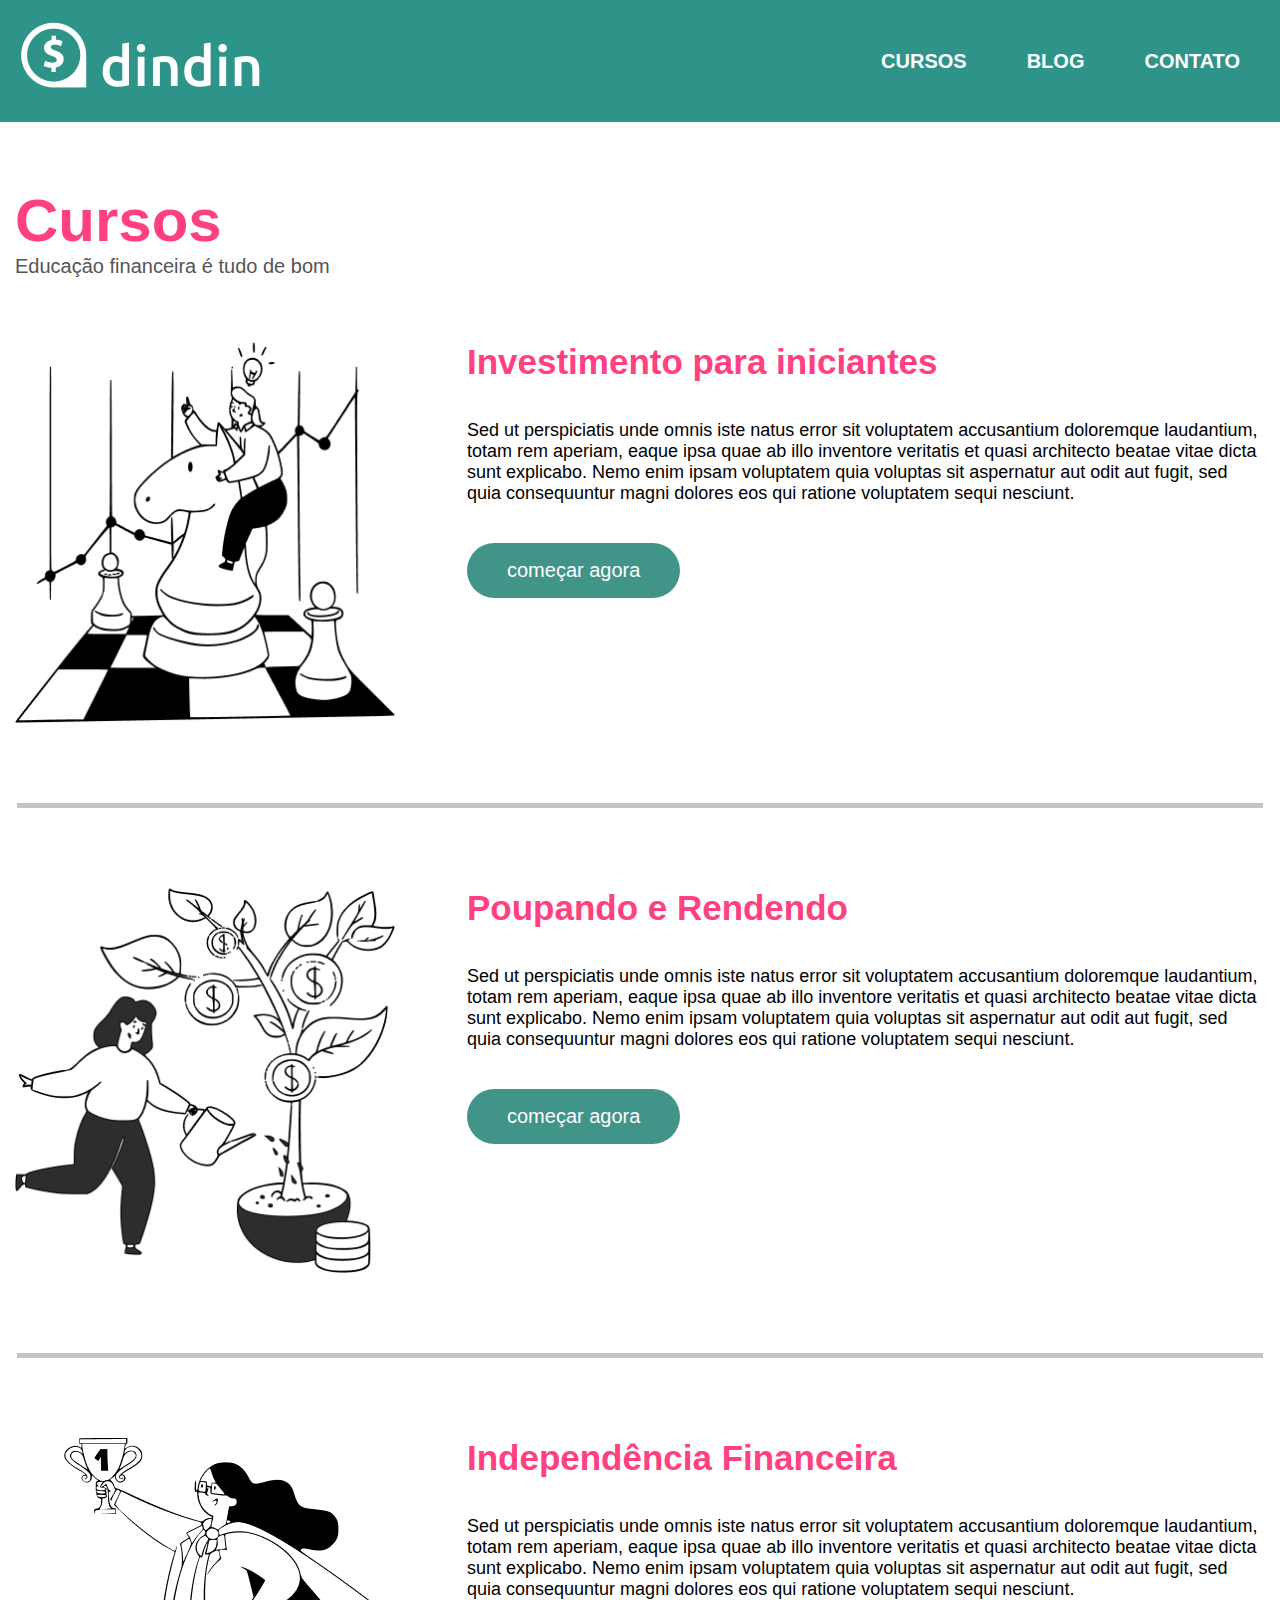
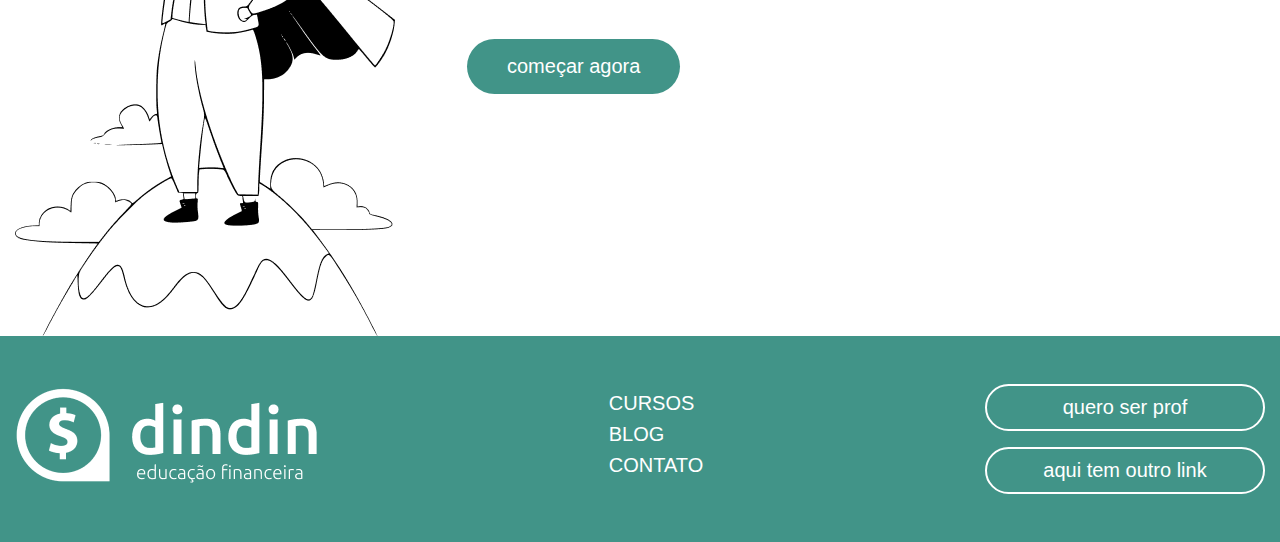
<file: investimentoiniciantes.html>
<!DOCTYPE html>
<html lang="en">
	<head>
		<meta charset="UTF-8" />
		<meta http-equiv="X-UA-Compatible" content="IE=edge" />
		<meta name="viewport" content="width=device-width, initial-scale=1.0" />
		<title>Investimento para iniciantes - DinDin - Educação Financeira</title>
		<link rel="stylesheet" href="./css/style.css" />
		<link rel="stylesheet" href="./css/curso.css" />
	</head>
	<body>
		<header>
			<nav class="navbar wrapper">
				<a href="index.html">
					<div class="logo"><img src="./images/logo.png" alt="Logo DinDin" /></div>
				</a>
				<ul class="nav-links">
					<input type="checkbox" id="checkbox_toggle" />
					<label for="checkbox_toggle" class="hamburger">&#9776;</label>
					<label for="checkbox_toggle" class="xIcon">&#10005;</label>

					<div class="menu">
						<li><a href="cursos.html">CURSOS</a></li>
						<li><a href="blog.html">BLOG</a></li>
						<li><a href="contato.html">CONTATO</a></li>
					</div>
				</ul>
			</nav>
		</header>

		<section class="titleCursos wrapper">
			<h1>Cursos</h1>
			<h5 class="subheadline">Educação financeira é tudo de bom</h5>
		</section>

		<section class="wrapper">
			<article class="lineCursos">
				<img src="./images/00_chess.png" alt="Investimento para iniciantes" />
				<div class="lineTextCursos">
					<h3>Investimento para iniciantes</h3>
					<p>
						Sed ut perspiciatis unde omnis iste natus error sit voluptatem accusantium doloremque
						laudantium, totam rem aperiam, eaque ipsa quae ab illo inventore veritatis et quasi architecto
						beatae vitae dicta sunt explicabo. Nemo enim ipsam voluptatem quia voluptas sit aspernatur aut
						odit aut fugit, sed quia consequuntur magni dolores eos qui ratione voluptatem sequi nesciunt.
					</p>
					<a href="investimentoiniciantes.html">
						<div class="lineButtomCursos"><h5>começar agora</h5></div>
					</a>
				</div>
			</article>
		</section>
		<div class="line wrapper"></div>

		<section class="wrapper">
			<article class="lineCursos">
				<img src="./images/00_moneyTree.png" alt="Poupando e Rendendo" />
				<div class="lineTextCursos">
					<h3>Poupando e Rendendo</h3>
					<p>
						Sed ut perspiciatis unde omnis iste natus error sit voluptatem accusantium doloremque
						laudantium, totam rem aperiam, eaque ipsa quae ab illo inventore veritatis et quasi architecto
						beatae vitae dicta sunt explicabo. Nemo enim ipsam voluptatem quia voluptas sit aspernatur aut
						odit aut fugit, sed quia consequuntur magni dolores eos qui ratione voluptatem sequi nesciunt.
					</p>
					<div class="lineButtomCursos"><h5>começar agora</h5></div>
				</div>
			</article>
		</section>
		<div class="line wrapper"></div>

		<section class="wrapper">
			<article class="lineCursos">
				<img src="./images/00_champion.png" alt="Independência Financeira" />
				<div class="lineTextCursos">
					<h3>Independência Financeira</h3>
					<p>
						Sed ut perspiciatis unde omnis iste natus error sit voluptatem accusantium doloremque
						laudantium, totam rem aperiam, eaque ipsa quae ab illo inventore veritatis et quasi architecto
						beatae vitae dicta sunt explicabo. Nemo enim ipsam voluptatem quia voluptas sit aspernatur aut
						odit aut fugit, sed quia consequuntur magni dolores eos qui ratione voluptatem sequi nesciunt.
					</p>
					<div class="lineButtomCursos"><h5>começar agora</h5></div>
				</div>
			</article>
		</section>

		<footer>
			<div class="bottomBar wrapper">
				<div class="logo"><img src="./images/logov2.png" alt="Logo Educação Financeira" /></div>
				<div class="menuBottom">
					<ul>
						<li><a href="cursos.html">CURSOS</a></li>
						<li><a href="blog.html">BLOG</a></li>
						<li><a href="contato.html">CONTATO</a></li>
					</ul>
				</div>
				<div class="buttomSpace">
					<div class="buttonBottom">quero ser prof</div>
					<div class="buttonBottom">aqui tem outro link</div>
				</div>
			</div>
		</footer>
	</body>
</html>
</file>
<file: css/style.css>
/* @import url("https://fonts.googleapis.com/css2?family=Ubuntu:wght@300;@400;700&display=swap"); */

/*************** Initial Adjustments ***************/
* {
	font-family: "Ubuntu", sans-serif;
	margin: 0;
}

a {
	text-decoration: none;
}

h1 {
	font-size: clamp(2.5rem, 2.629vw + 1.877rem, 3.75rem);
	color: #ff4081;
}

h2 {
	font-size: clamp(1.85rem, 0.967vw + 1.621rem, 2.31rem);
}

h3 {
	font-size: clamp(1.75rem, 0.919vw + 1.532rem, 2.187rem);
}

h4 {
	font-size: clamp(1.25rem, 0.652vw + 1.095rem, 1.56rem);
}
h5 {
	font-size: clamp(1rem, 0.526vw + 0.875rem, 1.25rem);
}

body,
p {
	font-size: clamp(0.93rem, 0.41vw + 0.833rem, 1.125rem);
}

.wrapper {
	max-width: 1440px;
	margin: 0 auto;
	padding: 0 15px;
}

/********************** Menu Bar  **********************/
header {
	background-color: #2e948a;
}

footer {
	background-color: #419488;
	padding: 3rem 0;
}
.navbar {
	font-size: 1.25rem;
	font-weight: 700;
	display: flex;
	align-items: center;
	justify-content: space-between;
	padding: 20px;
	color: #fff;
}

.navbar a {
	color: #fff;
}

.menu {
	display: flex;
	gap: 1em;
}

.menu li:hover {
	background-color: #4c9e9e;
	border-radius: 5px;
	transition: 0.3s ease;
}

.menu li,
.menuBottom li {
	padding: 0px 20px;
	list-style-type: none;
}

.menu ul,
.menuBottom ul {
	padding: 0;
}

input[type="checkbox"] {
	display: none;
}
.hamburger,
.xIcon {
	display: none;
	font-size: 48px;
	/* user-select: none; */
}

.menuBottom li {
	padding-bottom: 8px;
}

.menuBottom a {
	font-size: clamp(1rem, 0.526vw + 0.875rem, 1.25rem);
	color: #fff;
}

.buttomSpace {
	display: flex;
	flex-direction: column;
	width: 280px;
	gap: 1rem;
}

.buttonBottom {
	border: 2px solid #ffffff;
	border-radius: 62px;
	font-size: clamp(1rem, 0.526vw + 0.875rem, 1.25rem);
	color: #fff;
	text-align: center;
	padding: 10px;
}

.bottomBar {
	display: flex;
	flex-direction: row;
	align-items: center;
	justify-content: space-between;
}

.blogArticlePost {
	margin-top: 5vw;
	margin-bottom: 5vw;
}

.blogPostTitle {
	color: #ff4081;
	font-weight: 500;
	text-align: center;
	margin-bottom: 4vw;
	font-size: clamp(2.5rem, 1.262vw + 2.201rem, 3.1rem);
}

.blogPostTitle1 {
	color: #ff4081;
	font-weight: 500;
	text-align: center;
	margin-bottom: 0.5vw;
	font-size: clamp(2.5rem, 1.262vw + 2.201rem, 3.1rem);
}

.blogDate {
	text-align: center;
}

.imageBlog {
	width: 100%;
	text-align: center;
	margin: 3vw 0;
}

.imageBlog img {
	width: 100%;
}

.blogArticlePost p {
	margin: 1.5vw 0;
}
.blogArticlePost h5 {
	margin: 3.5vw 0 1.5vw;
	font-weight: 400;
	color: #2e948a;
}

@media (max-width: 768px) {
	.logo img {
		max-width: 180px;
		width: 50vw;
	}

	.menu {
		display: none;
		position: absolute;
		background-color: #2e948a;
		right: 0;
		left: 0;
		text-align: center;
		padding: 40px 0;
	}
	.menu li:hover {
		display: inline-block;
		background-color: #4c9e9e;
	}
	.menu li {
		margin-top: 18px;
	}
	input[type="checkbox"]:checked ~ .menu {
		display: block;
	}

	input[type="checkbox"]:checked ~ .hamburger {
		display: none;
	}
	input[type="checkbox"]:checked ~ .xIcon {
		display: inline-block;
	}

	.hamburger {
		display: block;
	}

	.bottomBar {
		flex-direction: column;
		gap: 2rem;
	}

	.menuBottom li {
		text-align: center;
	}
}
</file>
<file: css/home.css>
.mainBanner {
	display: flex;
	justify-content: center;
	align-items: center;
	padding: 6vw 1vw;
	gap: 2.5vw;
}

.textBanner {
	display: flex;
	flex-direction: column;
	gap: 1.625vw;
	align-items: flex-start;
	max-width: 768px;
}

.textBanner p {
	color: #555;
	font-size: clamp(1.3rem, 0.841vw + 1.101vw, 1.7rem);
}

.buttonBanner,
.buttonPosts {
	border-radius: 62px;
	border: 2px solid #ff4081;
	display: inline-block;
	color: #ff4081;
	padding: 8px 26px;
	text-align: center;
	font-size: clamp(1.3rem, 0.841vw + 1.101vw, 1.7rem);
}

.mainBanner img {
	max-width: 450px;
	width: 70%;
}

.homeCursos {
	background: #f7f7f7;
	padding: 6.25vw 0;
}

.cards h4 {
	color: #ff4081;
}

.cards h4,
.cards p {
	text-align: center;
}

.cards {
	display: flex;
	gap: 2vw;
	justify-content: center;
}

.card {
	display: flex;
	flex-direction: column;
	align-items: center;
	gap: 1em;
	max-width: 47%;
}

.card img {
	max-height: 272px;
}

.buttonCards {
	background: #ff4081;
	border-radius: 62px;
	font-size: clamp(1rem, 0.526vw + 0.875vw, 1.25rem);
	padding: 8px 32px;
	color: #fff;
}

.cardCurso img {
	width: auto;
	height: 100%;
	max-height: 270px;
}

@media (max-width: 992px) {
	.cards {
		display: flex;
		flex-wrap: wrap;
		gap: 2vw;
	}

	.homeCursos h2 {
		text-align: center;
	}
}

.aboutUs {
	padding: 6.25vw 15px;
}

.aboutUs h2 {
	color: #009688;
}

.cardAboutUs {
	display: flex;
	gap: 20px;
	align-items: center;
}

.textPerson {
	font-weight: 400;
}

.textAboutUs p {
	padding-bottom: 8px;
	font-weight: 300;
}

.allCards {
	padding-top: 3.2vw;
	display: grid;
	gap: 4em;
	grid-template-columns: 1fr 1fr;
}

@media (max-width: 768px) {
	.cards {
		gap: 5em;
	}
	.card {
		flex-wrap: wrap;
		gap: 2vw;
		max-width: 90%;
	}
	.mainBanner {
		flex-direction: column;
		align-items: center;
		padding: 4vw 1.25vw;
	}
	h1,
	.textBanner p {
		text-align: center;
	}
	.textBanner {
		align-items: center;
	}

	.allCards {
		grid-template-columns: 1fr;
	}

	.aboutUs h2 {
		text-align: center;
	}
}

.homeCursos h2 {
	color: #009688;
}

.image {
	width: 320px;
	height: 190px;
	background-color: #c4c4c4;
}

.content h4 {
	color: #009688;
}
.moreContent {
	padding-bottom: 4vw;
}

.content {
	display: flex;
	flex-direction: column;
	gap: 0.5vw;
	max-width: 320px;
	margin: 0 auto;
}

.buttonAreaPost {
	margin-top: 4vw;
	text-align: center;
}
</file>
<file: css/curso.css>
.subheadline {
	color: #555555;
	font-weight: 400;
}

.titleCursos {
	margin-top: 5vw;
	margin-bottom: 5vw;
}

.lineTextCursos h3 {
	color: #ff4081;
}
.cursoExplanation {
	max-width: 1200px;
	margin: 5vw auto;
}

.lineButtomCursos {
	background-color: #419488;
	color: #fff;

	border-radius: 62px;
	padding: 16px 40px;
	/* display: inline-block; */
}

.lineButtomCursos h5 {
	font-weight: 400;
}

.lineTextCursos {
	display: flex;
	flex-direction: column;
	align-items: flex-start;
	gap: 3vw;
}

.lineCursos {
	display: flex;
	align-items: flex-start;
	gap: 4em;
}

.lineCursos img {
	width: 80%;
	max-width: 380px;
}

.line {
	height: 5px;
	background: #c4c4c4;
	margin-top: 5rem;
	margin-bottom: 5rem;
	width: 95%;
}

.lastSection {
	margin-bottom: 5vw;
}
.grey {
	background-color: #f7f7f7;
	padding: 4vw 0;
}

.wrapper2 {
	max-width: 1200px;
	width: 94%;
	margin: auto;
}

input,
textarea {
	padding: 16px;
	width: 90%;
	border-radius: 8px;
	border: 1px solid #686868;
	margin-bottom: 0.75vw;
	font-size: clamp(0.93rem, 0.41vw + 0.833rem, 1.125rem);
}

#enviar {
	width: fit-content;
	background-color: #ff4081;
	border: 0;
	color: white;
	border-radius: 62px;
	padding: 0.5vw 3vw;
}

.blog {
	max-width: 960px;
	margin: 4vw auto;
	align-items: center;
}
.blogPageTitle {
	color: #009688;
	font-size: clamp(2.35rem, 1.22vw + 2.061rem, 2.93rem);
}

.blogArticles img {
	width: 100%;
}
.blogTitle {
	color: #ff4081;
}

.blogArticles {
	display: grid;
	justify-content: stretch;
	gap: 1vw;
}

.blogList {
	display: grid;
	grid-template-columns: 1fr 1fr;
	gap: 5vw;
	margin-top: 4vw;
	margin-bottom: 4vw;
}
.blogList a {
	color: #000;
}
.screenArticle {
	width: 520px;
	max-width: 520px;
	height: 260px;
	background-color: #c4c4c4;
}

@media (max-width: 768px) {
	.line {
		width: 80%;
	}
	.titleCursos,
	.lineTextCursos {
		text-align: center;
	}
	.lineCursos {
		display: flex;
		flex-direction: column;
		align-items: center;
	}

	.lineTextCursos {
		align-items: center;
	}
	.blogList {
		grid-template-columns: 1fr;
		gap: 5vw;
	}
}
</file>
